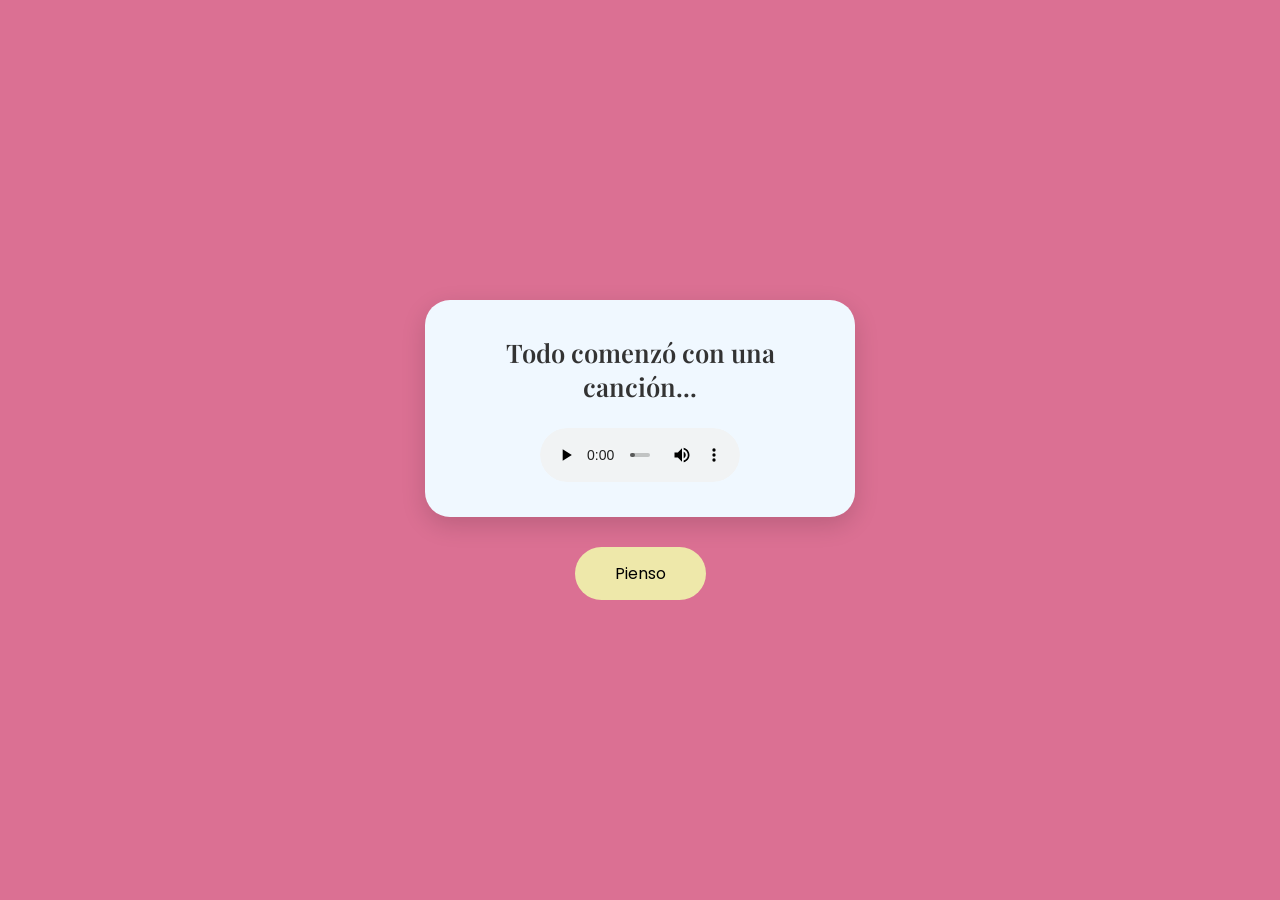
<file: index.html>
<!DOCTYPE html>
<html lang="en">
<head>
    <meta charset="UTF-8">
    <meta name="viewport" content="width=device-width, initial-scale=1.0">
    <title>Pagina 1</title>
    <link href="https://fonts.googleapis.com/css2?family=Playfair+Display:wght@600&family=Poppins:wght@300;400&display=swap" rel="stylesheet">
    <link rel="stylesheet" href="css/index.css">
</head>
<body>
    <div class="seccion1">
        <div class="principal">
            <h2>Todo comenzó con una canción...</h2>
            <audio src="source/La Abeja Miope.mp3" controls class="reproductor"></audio>
        </div>
        <a href="pagina2.html" class="boton">Pienso</a>
    </div>
    
</body>
</html>
</file>
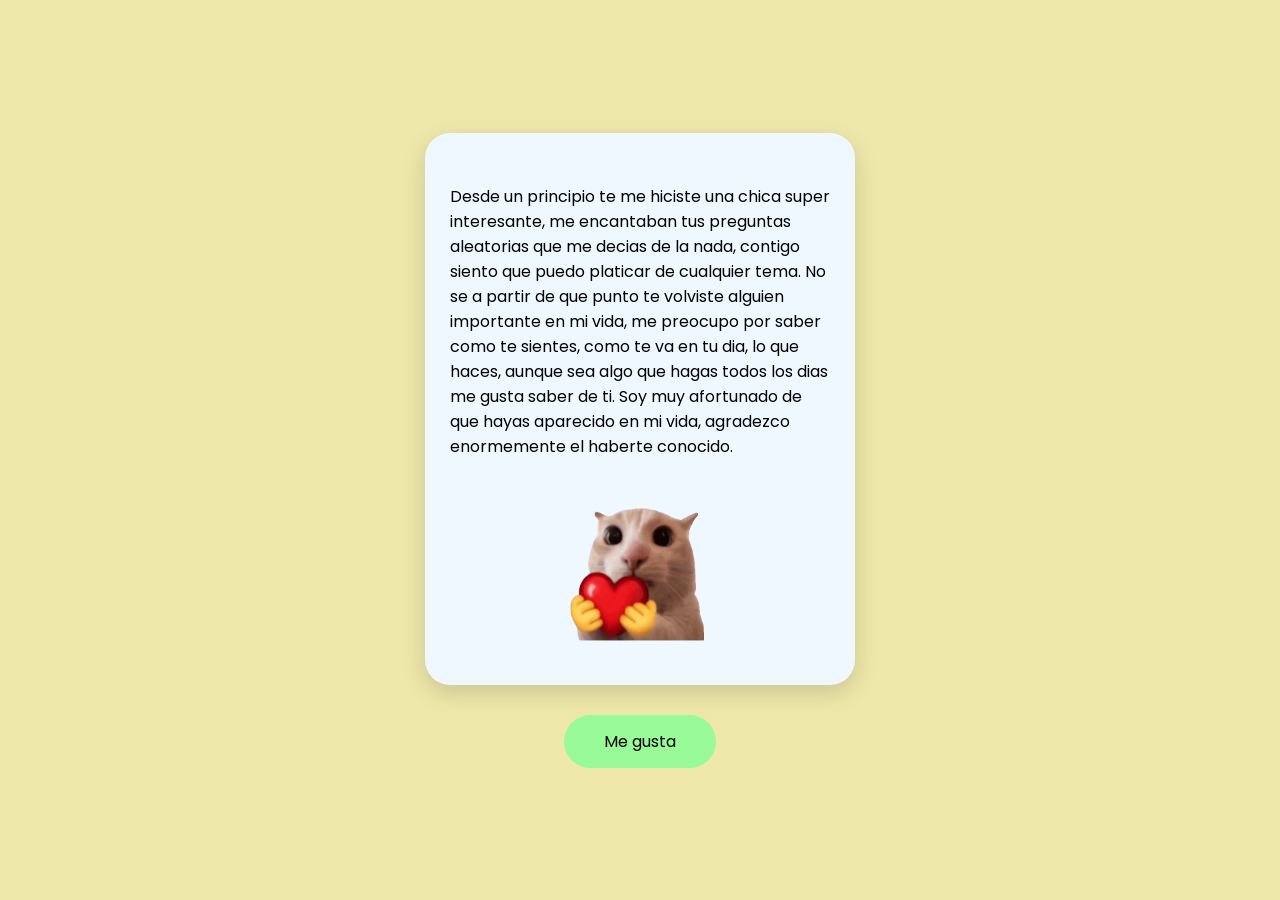
<file: pagina2.html>
<!DOCTYPE html>
<html lang="en">
<head>
    <meta charset="UTF-8">
    <meta name="viewport" content="width=device-width, initial-scale=1.0">
    <title>Pagina 2</title>
    <link href="https://fonts.googleapis.com/css2?family=Playfair+Display:wght@600&family=Poppins:wght@300;400&display=swap" rel="stylesheet">
    <link rel="stylesheet" href="css/pagina2.css">
</head>
<body>
    <div class="seccion1">
        <div class="principal">
            <p>Desde un principio te me hiciste una chica super interesante, me encantaban tus preguntas aleatorias que me decias de la nada, contigo siento que puedo platicar de cualquier tema. No se a partir de que punto te volviste alguien importante en mi vida, me preocupo por saber como te sientes, como te va en tu dia, lo que haces, aunque sea algo que hagas todos los dias me gusta saber de ti. Soy muy afortunado de que hayas aparecido en mi vida, agradezco enormemente el haberte conocido.
            </p>
            <img src="source/cat-heart-cat-love.gif" alt="gif lindo">
        </div>
        <a href="pagina3.html" class="boton">Me gusta</a>
    </div>
</body>
</html>
</file>
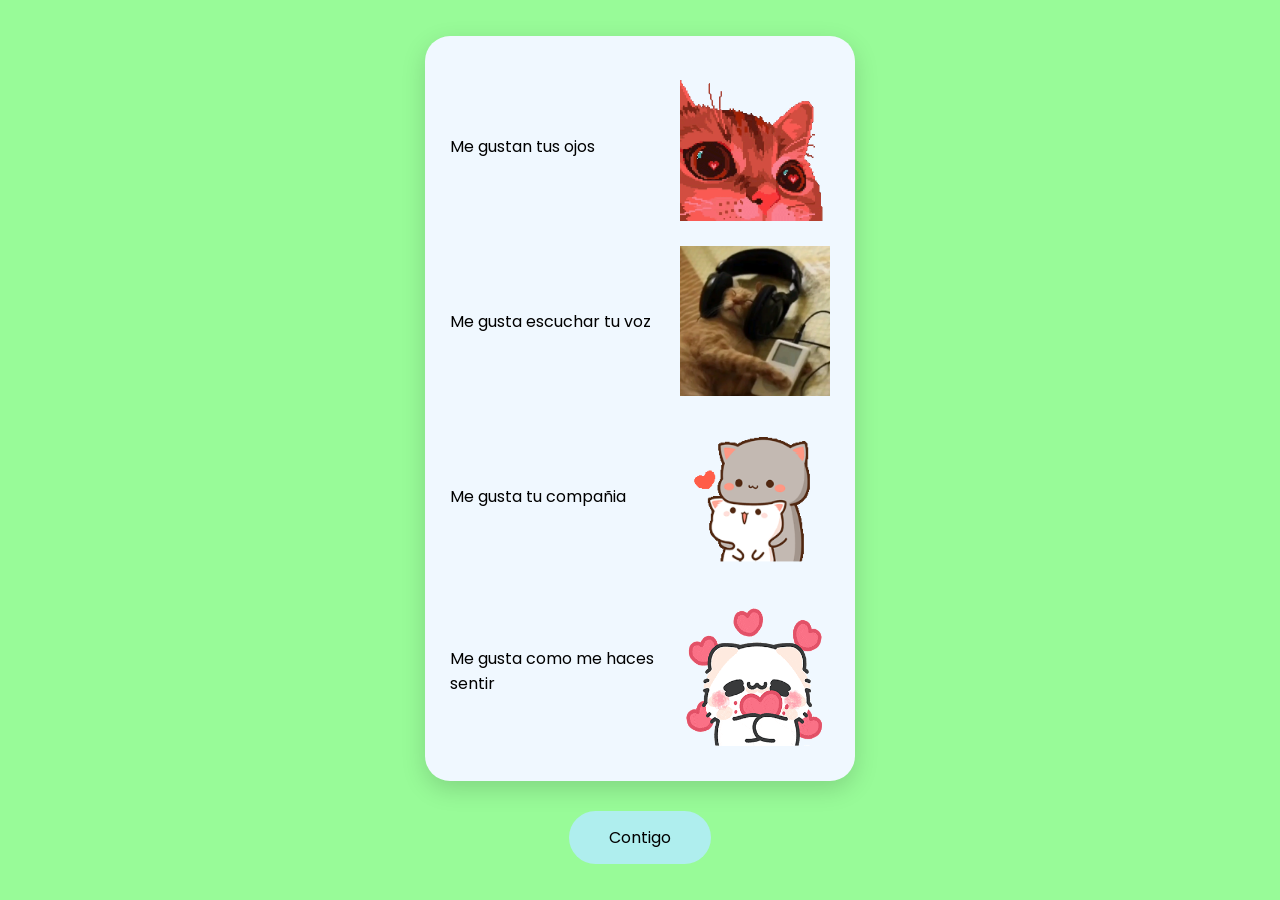
<file: pagina3.html>
<!DOCTYPE html>
<html lang="en">
<head>
    <meta charset="UTF-8">
    <meta name="viewport" content="width=device-width, initial-scale=1.0">
    <title>Pagina 3</title>
    <link href="https://fonts.googleapis.com/css2?family=Playfair+Display:wght@600&family=Poppins:wght@300;400&display=swap" rel="stylesheet">
    <link rel="stylesheet" href="css/pagina3.css">
</head>
<body>
    <div class="seccion1">
        <div class="principal">
            <div class="punto" id="1">
                <p>Me gustan tus ojos</p>
                <img src="source/love-cat.gif" alt="Imagen bonita">
            </div>
            <div class="punto" id="2">
                <p>Me gusta escuchar tu voz </p>
                <img src="source/gatito-audifonos.webp" alt="Imagen bonita">
            </div>
            <div class="punto" id="3">
                <p>Me gusta tu compañia</p>
                <img src="source/hug.gif" alt="Imagen bonita">
            </div>
            <div class="punto" id="4">
                <p>Me gusta como me haces sentir</p>
                <img src="source/kitty-kitty-heart.gif" alt="Imagen bonita">
            </div>
        </div>
        <a href="pagina4.html" class="boton">Contigo</a>
    </div>
</body>
</html>
</file>
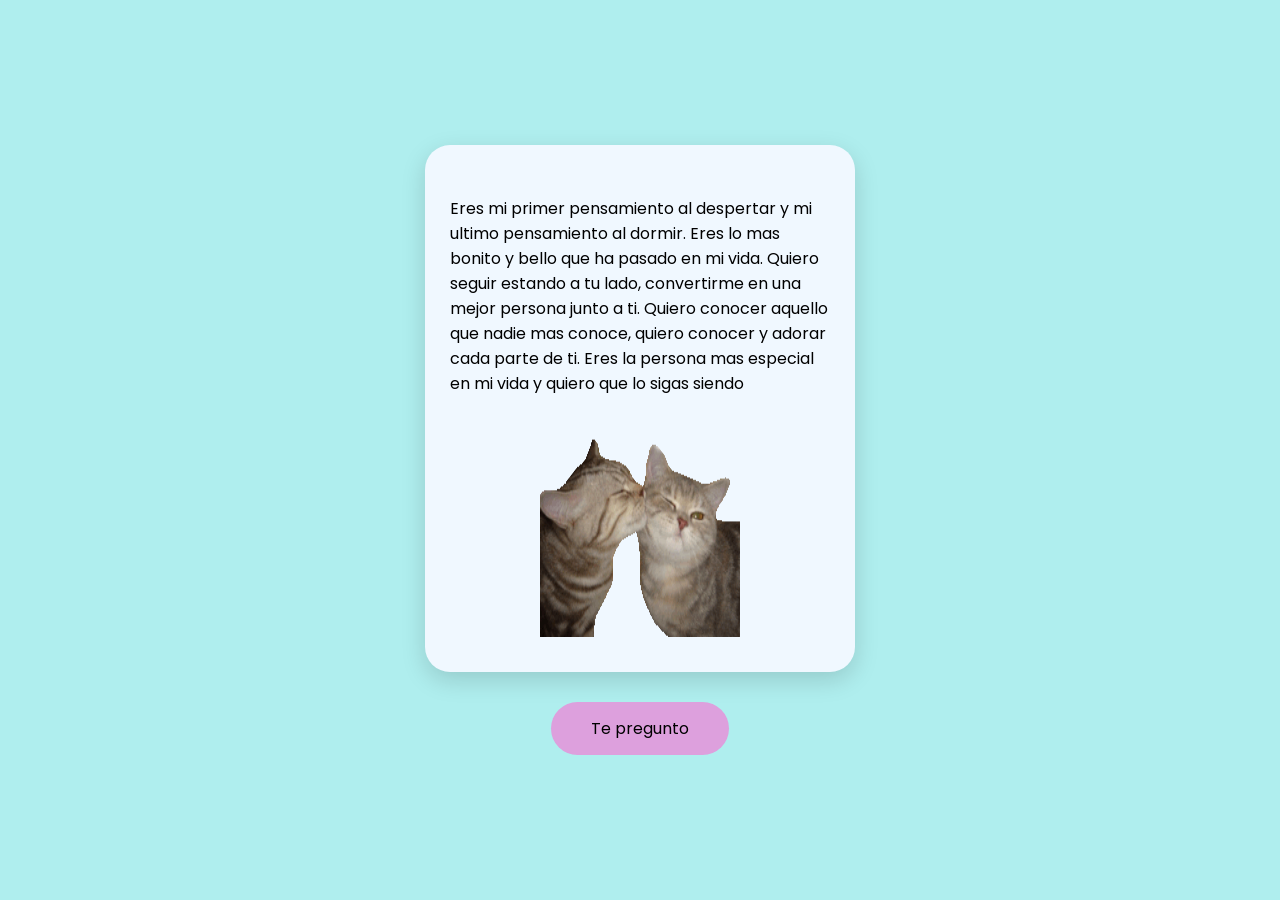
<file: pagina4.html>
<!DOCTYPE html>
<html lang="en">
<head>
    <meta charset="UTF-8">
    <meta name="viewport" content="width=device-width, initial-scale=1.0">
    <title>Pagina 4</title>
    <link href="https://fonts.googleapis.com/css2?family=Playfair+Display:wght@600&family=Poppins:wght@300;400&display=swap" rel="stylesheet">
    <link rel="stylesheet" href="css/pagina4.css">
</head>
<body>
    <div class="seccion1">
        <div class="principal">
            <p>Eres mi primer pensamiento al despertar y mi ultimo pensamiento al dormir. Eres lo mas bonito y bello que ha pasado en mi vida. Quiero seguir estando a tu lado, convertirme en una mejor persona junto a ti. Quiero conocer aquello que nadie mas conoce, quiero conocer y adorar cada parte de ti. Eres la persona mas especial en mi vida y quiero que lo sigas siendo</p>
            <img src="source/cat-kiss-cat-kissing.gif" alt="Gif lindo">
        </div>
        <a href="pagina5.html" class="boton">Te pregunto</a>
    </div>
</body>
</html>
</file>
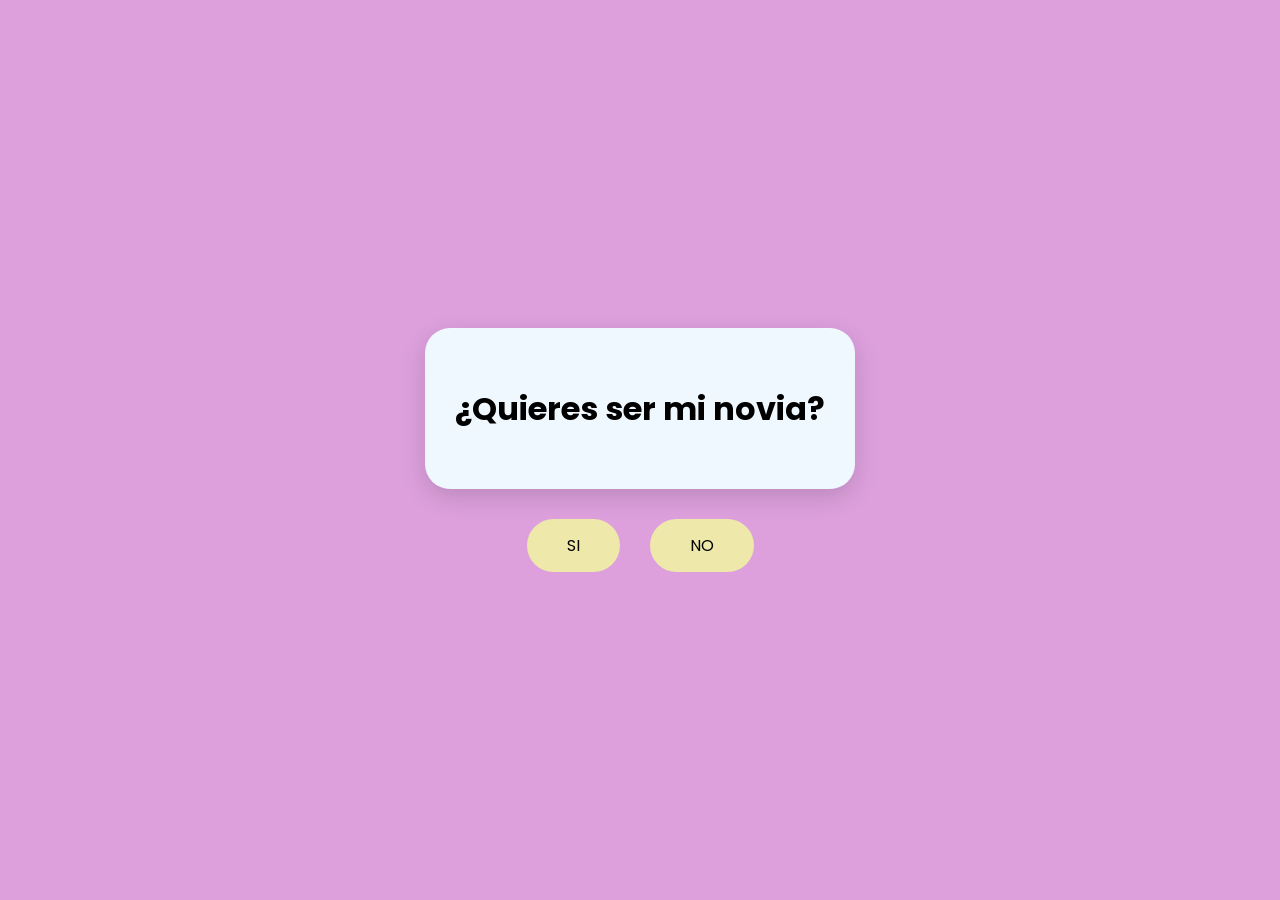
<file: pagina5.html>
<!DOCTYPE html>
<html lang="en">
<head>
    <meta charset="UTF-8">
    <meta name="viewport" content="width=device-width, initial-scale=1.0">
    <title>Pagina 5</title>
    <link href="https://fonts.googleapis.com/css2?family=Playfair+Display:wght@600&family=Poppins:wght@300;400&display=swap" rel="stylesheet">
    <link rel="stylesheet" href="css/pagina5.css">
</head>
<body>
    <div class="seccion1">
        <div class="principal">
            <h1>¿Quieres ser mi novia?</h1>
        </div>
        <div class="botones">
            <a href="paginaSI.html" class="boton">SI</a>
            <a href="#" class="boton" id="no">NO</a>
        </div>
    </div>
</body>
</html>
</file>
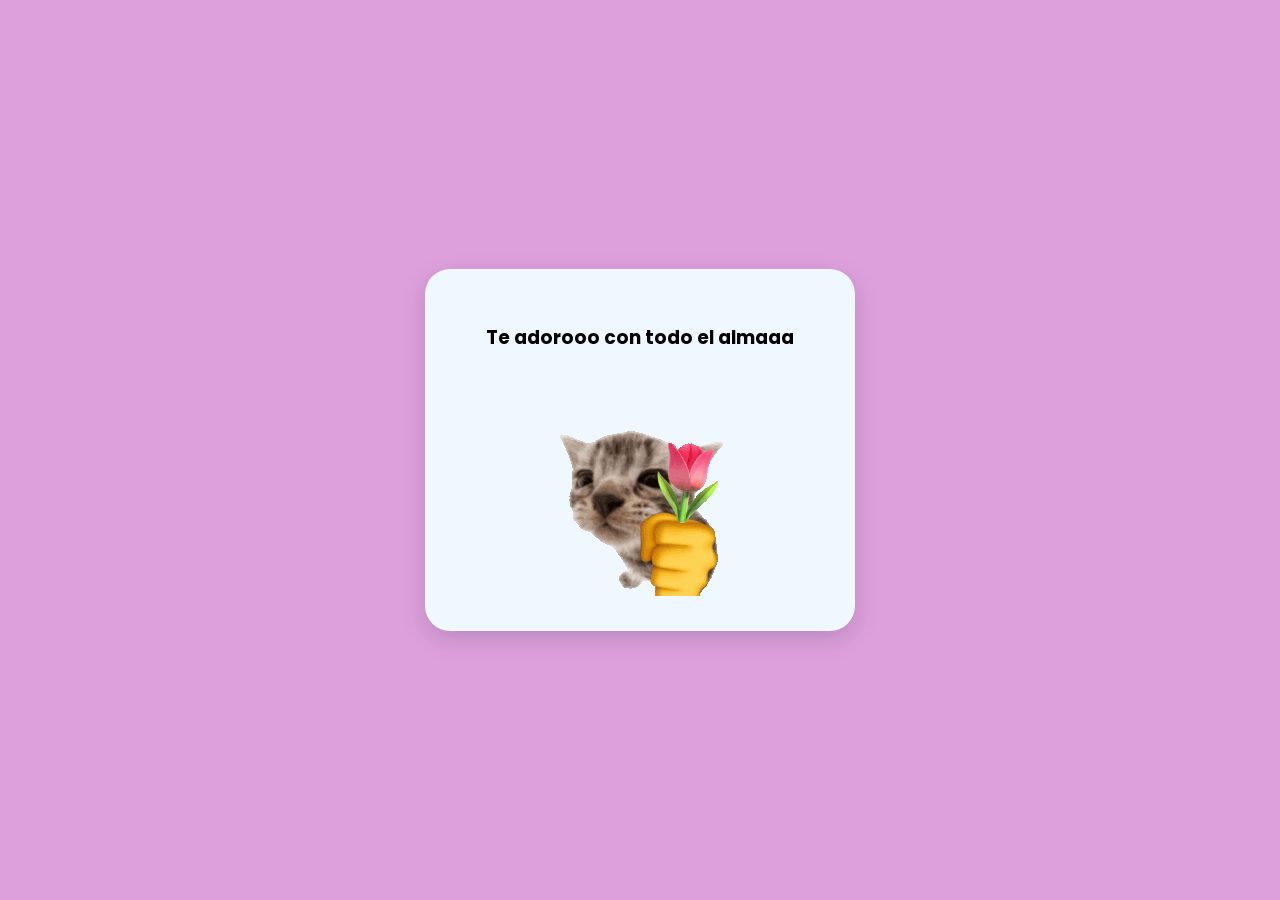
<file: paginaSI.html>
<!DOCTYPE html>
<html lang="en">
<head>
    <meta charset="UTF-8">
    <meta name="viewport" content="width=device-width, initial-scale=1.0">
    <title>SIIIIII</title>
    <link href="https://fonts.googleapis.com/css2?family=Playfair+Display:wght@600&family=Poppins:wght@300;400&display=swap" rel="stylesheet">
    <link rel="stylesheet" href="css/pagina5.css">
</head>
<body>
    <div class="seccion1">
        <div class="principal"> 
                <h3>Te adorooo con todo el almaaa</h3>
            <img src="source/cat-flowers-cat-flower.gif" alt="imagen cute">
        </div>
    </div>
</body>
</html>
</file>
<file: css/index.css>
body{
    margin: 0;
    background-color: palevioletred;
    font-family: 'Poppins', sans-serif;
}
.seccion1{
    display: flex;
    flex-direction: column;
    align-items: center;
    justify-content: center;
    gap: 30px;
    min-height: 100vh;
    padding: 30px 6%;
    box-sizing: border-box;
}
.principal{
    background-color: aliceblue;
    display: flex;
    flex-flow: column wrap;
    align-items: center;
    justify-content: center;
    gap: 25px;
    padding: 35px 25px;
    border-radius: 25px;
    width: 100%;
    max-width: 380px;
    box-shadow: 0 8px 25px rgba(0,0,0,0.15);
}
h2{
    font-family: 'Playfair Display', serif;
    font-weight: 600;
    font-size: 1.6rem;
    text-align: center;
    color: #333;
    margin: 0;
}
.reproductor{
    width: 100%;
    max-width: 200px;
    border-radius: 30px;
    outline: none;
}
.boton{
    padding: 14px 40px;
    font-size: 1rem;
    font-family: 'Poppins', sans-serif;
    border: none;
    border-radius: 30px;
    background-color: palegoldenrod;
    color: black;
    cursor: pointer;
    transition: transform 0.2s, background-color 0.2s;
    text-decoration: none;
}
.boton:hover{
    background-color: #999;
}
.boton:active{
    transform: scale(.95);
}
</file>
<file: css/pagina2.css>
body{
    margin: 0;
    background-color: palegoldenrod;
    font-family: 'Poppins', sans-serif;
}
.seccion1{
    display: flex;
    flex-direction: column;
    align-items: center;
    justify-content: center;
    gap: 30px;
    min-height: 100vh;
    padding: 30px 6%;
    box-sizing: border-box;
}
.principal{
    background-color: aliceblue;
    display: flex;
    flex-flow: column wrap;
    align-items: center;
    justify-content: center;
    gap: 25px;
    padding: 35px 25px;
    border-radius: 25px;
    width: 100%;
    max-width: 380px;
    box-shadow: 0 8px 25px rgba(0,0,0,0.15);
}
.boton{
    padding: 14px 40px;
    font-size: 1rem;
    font-family: 'Poppins', sans-serif;
    border: none;
    border-radius: 30px;
    background-color: palegreen;
    color: black;
    cursor: pointer;
    transition: transform 0.2s, background-color 0.2s;
    text-decoration: none;
}
.boton:hover{
    background-color: #999;
}
.boton:active{
    transform: scale(.95);
}
img{
    width: 150px;
    height: 150px;
}
</file>
<file: css/pagina3.css>
body{
    margin: 0;
    background-color: palegreen;
    font-family: 'Poppins', sans-serif;
}
.seccion1{
    display: flex;
    flex-direction: column;
    align-items: center;
    justify-content: center;
    gap: 30px;
    min-height: 100vh;
    padding: 30px 6%;
    box-sizing: border-box;
}
.principal{
    background-color: aliceblue;
    display: flex;
    flex-direction: column;
    gap: 25px;
    padding: 35px 25px;
    border-radius: 25px;
    width: 100%;
    max-width: 380px;
    box-shadow: 0 8px 25px rgba(0,0,0,0.15);
}
.punto{
    display: flex;
    flex-direction: row;
    justify-content: space-between;
    align-items: center;
    gap: 0 10px;
}
.boton{
    padding: 14px 40px;
    font-size: 1rem;
    font-family: 'Poppins', sans-serif;
    border: none;
    border-radius: 30px;
    background-color: paleturquoise;
    color: black;
    cursor: pointer;
    transition: transform 0.2s, background-color 0.2s;
    text-decoration: none;
}
.boton:hover{
    background-color: #999;
}
.boton:active{
    transform: scale(.95);
}
img{
    width: 150px;
    height: 150px;
}
</file>
<file: css/pagina4.css>
body{
    margin: 0;
    background-color: paleturquoise;
    font-family: 'Poppins', sans-serif;
}
.seccion1{
    display: flex;
    flex-direction: column;
    align-items: center;
    justify-content: center;
    gap: 30px;
    min-height: 100vh;
    padding: 30px 6%;
    box-sizing: border-box;
}
.principal{
    background-color: aliceblue;
    display: flex;
    flex-direction: column;
    justify-content: center;
    align-items: center;
    gap: 25px;
    padding: 35px 25px;
    border-radius: 25px;
    width: 100%;
    max-width: 380px;
    box-shadow: 0 8px 25px rgba(0,0,0,0.15);
}
.boton{
    padding: 14px 40px;
    font-size: 1rem;
    font-family: 'Poppins', sans-serif;
    border: none;
    border-radius: 30px;
    background-color: plum;
    color: black;
    cursor: pointer;
    transition: transform 0.2s, background-color 0.2s;
    text-decoration: none;
}
.boton:hover{
    background-color: #999;
}
.boton:active{
    transform: scale(.95);
}
img{
    width: 200px;
    height: 200px;
}
</file>
<file: css/pagina5.css>
body{
    margin: 0;
    background-color: plum;
    font-family: 'Poppins', sans-serif;
}
.seccion1{
    display: flex;
    flex-direction: column;
    align-items: center;
    justify-content: center;
    gap: 30px;
    min-height: 100vh;
    padding: 30px 6%;
    box-sizing: border-box;
}
.principal{
    background-color: aliceblue;
    display: flex;
    flex-direction: column;
    justify-content: center;
    align-items: center;
    gap: 25px;
    padding: 35px 25px;
    border-radius: 25px;
    width: 100%;
    max-width: 380px;
    box-shadow: 0 8px 25px rgba(0,0,0,0.15);
}
.botones{
    display: flex;
    flex-flow: row wrap;
    gap: 30px;
}
.boton{
    padding: 14px 40px;
    font-size: 1rem;
    font-family: 'Poppins', sans-serif;
    border: none;
    border-radius: 30px;
    background-color: palegoldenrod;
    color: black;
    cursor: pointer;
    transition: transform 0.2s, background-color 0.2s;
    text-decoration: none;
}
.boton:hover{
    background-color: #999;
}
.boton:active{
    transform: scale(.95);
}
</file>
